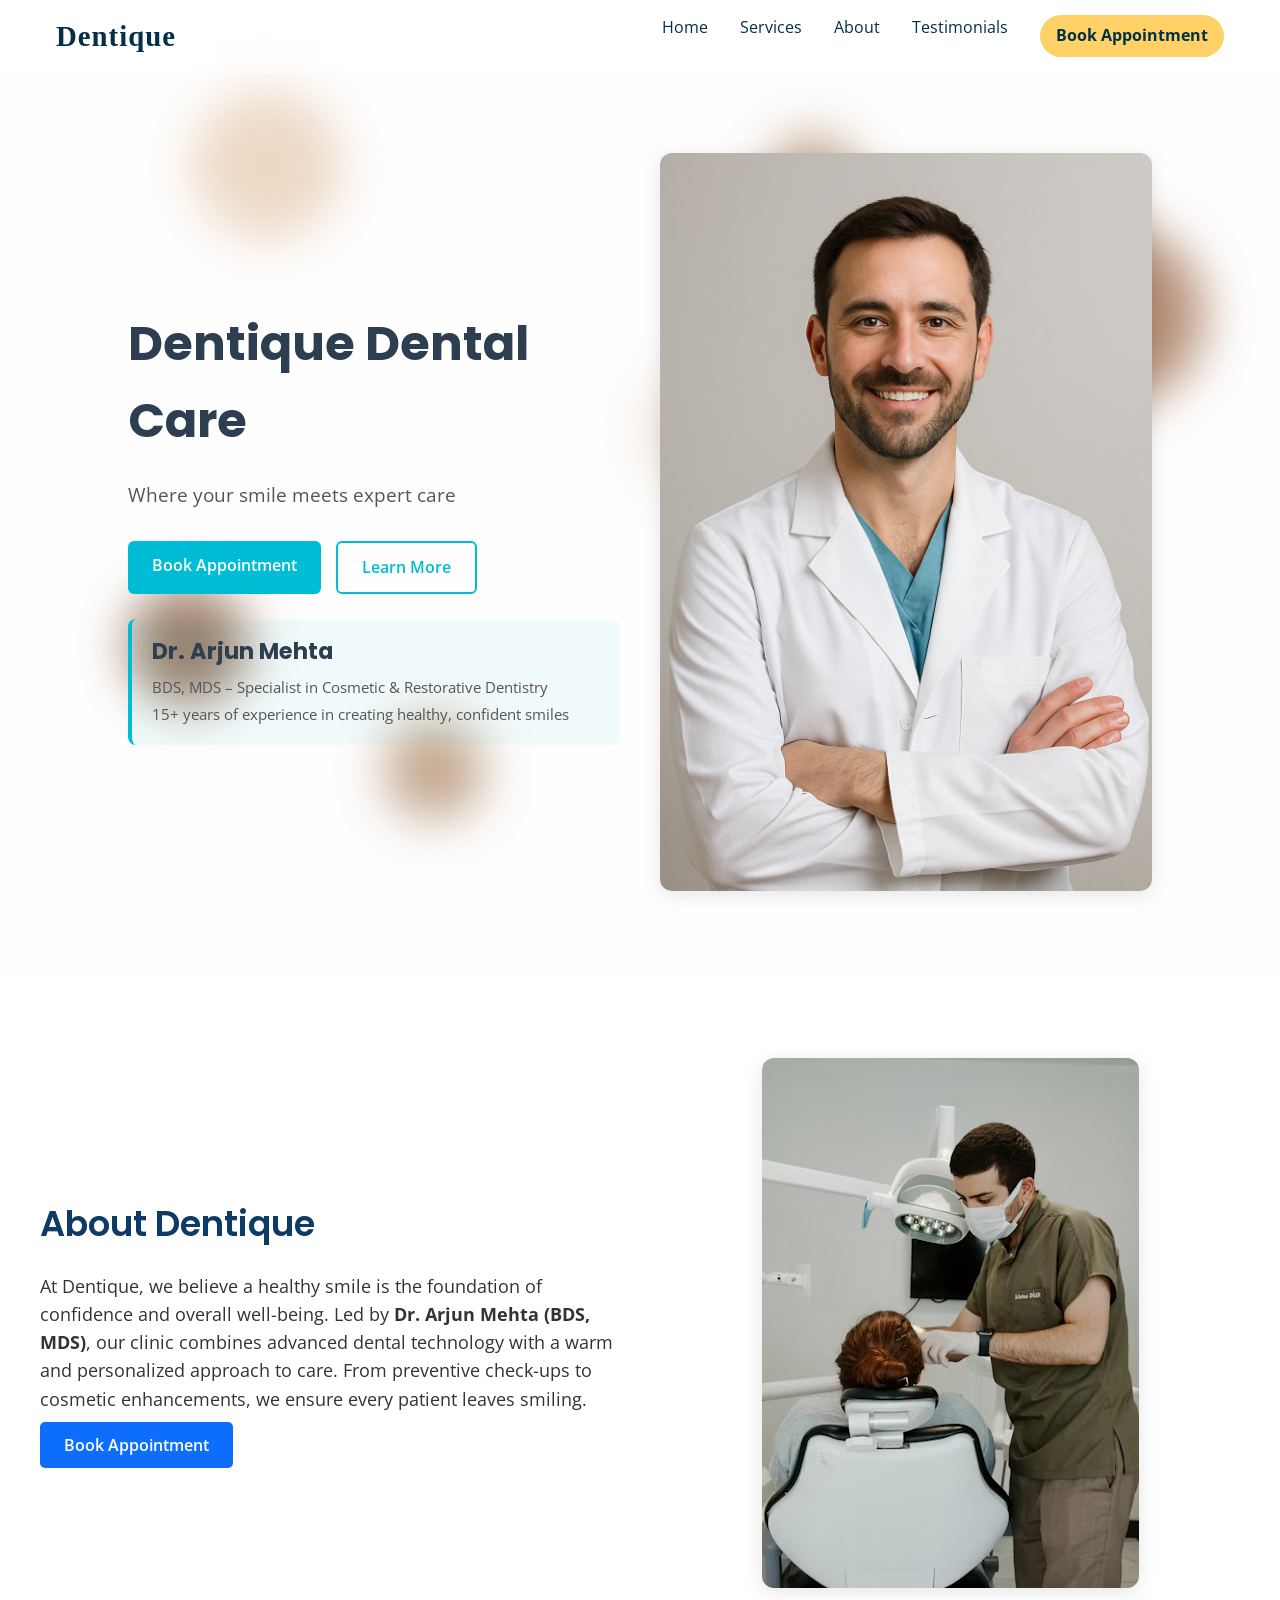
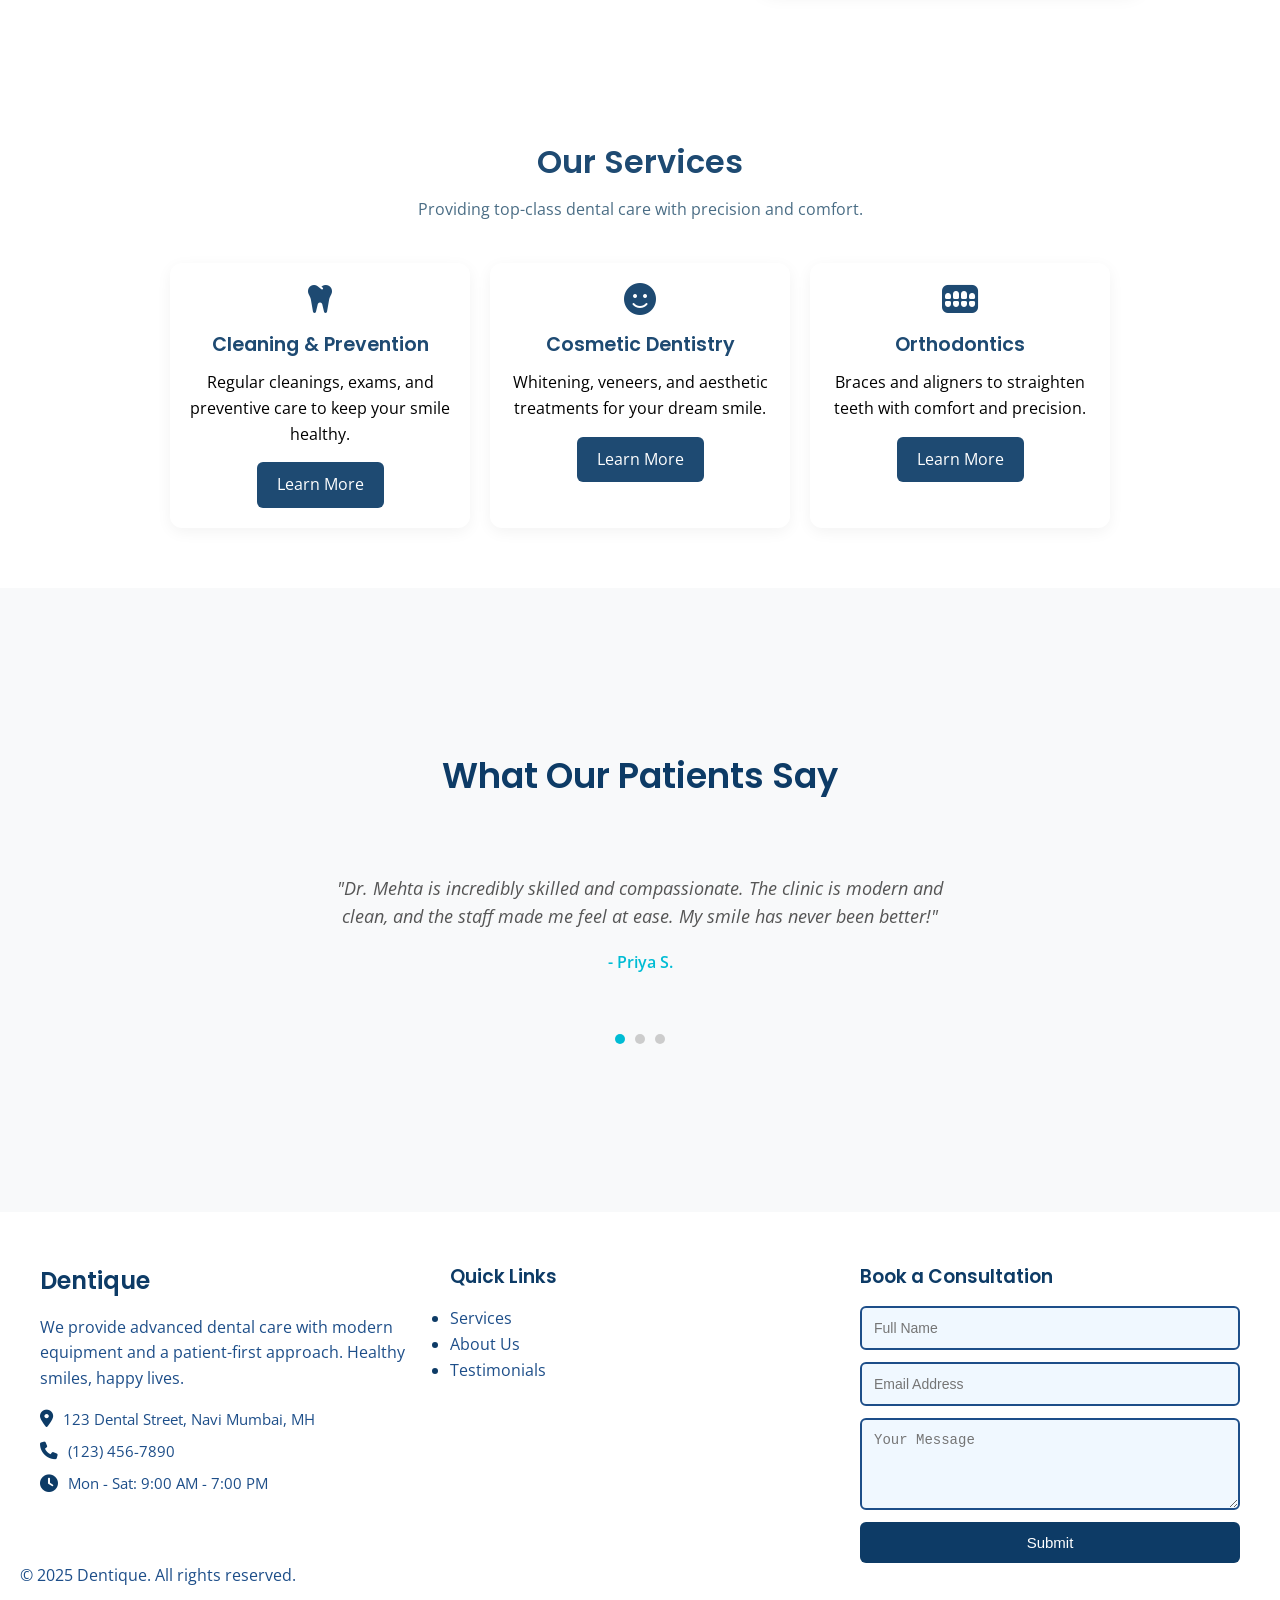
<file: index.html>
<!DOCTYPE html>
<html lang="en">
<head>
    <meta charset="UTF-8">
    <meta name="viewport" content="width=device-width, initial-scale=1.0">
    <title>Dentique</title>
    <link href="https://fonts.googleapis.com/css2?family=Open+Sans:wght@400;500&family=Poppins:wght@600;700&display=swap" rel="stylesheet">
    <link rel="stylesheet" href="https://cdnjs.cloudflare.com/ajax/libs/font-awesome/6.4.0/css/all.min.css">
    <link rel="stylesheet" href="style.css">
</head>
<body>
  <div class="circle circle1"></div>
  <div class="circle circle2"></div>
  <div class="circle circle3"></div>
  <div class="circle circle4"></div>
  <div class="circle circle5"></div>
  <div class="circle circle6"></div>
  <div class="circle circle7"></div>

    <header class="header">
        <div class="container">
            <div class="brand-name">Dentique</div>
            <button class="menu-toggle" aria-label="Toggle Menu">
                <span></span>
                <span></span> 
                <span></span>
            </button>
            <nav class="nav">
                <a href="#home" class="nav-link">Home</a>
                <a href="#services" class="nav-link">Services</a>
                <a href="#about" class="nav-link">About</a>
                <a href="#testimonials" class="nav-link">Testimonials</a>
                <a href="#contact" class="btn-cta">Book Appointment</a>
            </nav>
        </div>
    </header>

    <section id="home" class="hero">
        <div class="hero-content">
            <h1 class="hero-title">Dentique Dental Care</h1>
            <p class="hero-subtitle">Where your smile meets expert care</p>
            <div class="hero-buttons">
                <a href="#contact" class="btn-primary">Book Appointment</a>
                <a href="#about" class="btn-secondary">Learn More</a>
            </div>
            <div class="dentist-details">
                <h3>Dr. Arjun Mehta</h3>
                <p>BDS, MDS – Specialist in Cosmetic & Restorative Dentistry</p>
                <p>15+ years of experience in creating healthy, confident smiles</p>
            </div>
        </div>
        
            <div class="hero-image">
    <img src="dentistimg.png" alt="Dr. Arjun Mehta" />
</div>
    </section>

    <section id="about" class="about-section">
        <div class="about-container">
            <div class="about-text">
                <h2>About Dentique</h2>
                <p>
                    At Dentique, we believe a healthy smile is the foundation of confidence and overall well-being.
                    Led by <strong>Dr. Arjun Mehta (BDS, MDS)</strong>, our clinic combines advanced dental technology with a warm and
                    personalized approach to care. From preventive check-ups to cosmetic enhancements, we ensure
                    every patient leaves smiling.
                </p>
                <a href="#contact" class="btn-primary">Book Appointment</a>
            </div>
            <div class="about-image">
    <img src="clinic.png" alt="Dentist treating patient">
</div>
        </div>
    </section>

    <section id="services" class="services">
        <div class="services-header">
            <h2>Our Services</h2>
            <p>Providing top-class dental care with precision and comfort.</p>
        </div>
        <div class="services-cards">
            <div class="service-card">
                <i class="fas fa-tooth"></i>
                <h3>Cleaning & Prevention</h3>
                <p>Regular cleanings, exams, and preventive care to keep your smile healthy.</p>
                <a href="#" class="btn">Learn More</a>
            </div>
            <div class="service-card">
                <i class="fas fa-smile"></i>
                <h3>Cosmetic Dentistry</h3>
                <p>Whitening, veneers, and aesthetic treatments for your dream smile.</p>
                <a href="#" class="btn">Learn More</a>
            </div>
            <div class="service-card">
                <i class="fas fa-teeth"></i>
                <h3>Orthodontics</h3>
                <p>Braces and aligners to straighten teeth with comfort and precision.</p>
                <a href="#" class="btn">Learn More</a>
            </div>
        </div>
    </section>

    <section id="testimonials" class="testimonials-section">
        <section id="testimonials" class="testimonials-section">
    <div class="testimonials-container">
        <h2>What Our Patients Say</h2>

        <div class="testimonial-slider">

            <div class="testimonial-track">

                <div class="testimonial-slide active">
                    <p>"Dr. Mehta is incredibly skilled and compassionate. The clinic is modern and clean, and the staff made me feel at ease. My smile has never been better!"</p>
                    <h4>- Priya S.</h4>
                </div>

                <div class="testimonial-slide">
                    <p>"I came in for a cosmetic procedure and the results exceeded my expectations. The entire process was seamless and professional. Highly recommend Dentique!"</p>
                    <h4>- Rohan K.</h4>
                </div>

                <div class="testimonial-slide">
                    <p>"The best dental experience I've ever had. From booking the appointment to the actual treatment, everything was top-notch."</p>
                    <h4>- Anjali D.</h4>
                </div>

            </div>

            <!-- Controls -->
            <button class="prev">&#10094;</button>
            <button class="next">&#10095;</button>

            <!-- Dots -->
            <div class="dots"></div>

        </div>
    </div>
</section>
    </section>

    <footer id="contact" class="footer">
        <div class="footer-container">
            <div class="footer-about footer-section">
                <h2>Dentique</h2>
                <p>We provide advanced dental care with modern equipment and a patient-first approach. Healthy smiles, happy lives.</p>
                <div class="footer-contact-info">
                    <p><i class="fas fa-map-marker-alt"></i> 123 Dental Street, Navi Mumbai, MH</p>
                    <p><i class="fas fa-phone"></i> (123) 456-7890</p>
                    <p><i class="fas fa-clock"></i> Mon - Sat: 9:00 AM - 7:00 PM</p>
                </div>
            </div>
            <div class="footer-links footer-section">
                <h3>Quick Links</h3>
                <ul>
                    <li><a href="#services">Services</a></li>
                    <li><a href="#about">About Us</a></li>
                    <li><a href="#testimonials">Testimonials</a></li>
                </ul>
            </div>
            <div class="footer-form footer-section">
                <h3>Book a Consultation</h3>
                <form>
                    <input type="text" placeholder="Full Name" required>
                    <input type="email" placeholder="Email Address" required>
                    <textarea placeholder="Your Message" rows="4" required></textarea>
                    <button type="submit">Submit</button>
                </form>
            </div>
        </div>
        <div class="footer-strip">
            <p>© 2025 Dentique. All rights reserved.</p>
        </div>
    </footer>

    <script src="script.js"></script>
</body>
</html>
</file>
<file: style.css>
/* Universal sets */
* { margin: 0; padding: 0; box-sizing: border-box; }
body {
  font-family: 'Poppins', sans-serif;
  background-color: #E8F6F3;
  min-height: 200vh;
}

/* Header */
.header {
  position: sticky;
  top: 0;
  width: 100%;
  background: rgba(255, 255, 255, 0.15);
  backdrop-filter: blur(15px);
  -webkit-backdrop-filter: blur(15px);
  border-bottom: 1px solid rgba(255, 255, 255, 0.2);
  z-index: 1000;
}
.container {
  display: flex;
  align-items: center;
  justify-content: space-between;
  max-width: 1200px;
  margin: auto;
  padding: 0.8rem 1rem;
}

/* Brand Name */
.brand-name {
  font-size: clamp(1.4rem, 4vw, 1.8rem);
  font-weight: 700;
  color: #023047;
  font-family: 'Playfair Display', serif;
  letter-spacing: 1px;
  cursor: pointer;
  transition: color 0.3s ease, transform 0.3s ease;
}
.brand-name:hover {
  color: #A2D2FF;
  transform: scale(1.05);
}

/* Navigation */
.nav {
  display: flex;
  gap: 2rem;
}
.nav-link {
  text-decoration: none;
  font-size: 1rem;
  color: #023047;
  position: relative;
  transition: color 0.3s ease;
}
.nav-link::after {
  content: '';
  position: absolute;
  width: 0;
  height: 2px;
  bottom: -4px;
  left: 0;
  background-color: #A2D2FF;
  transition: width 0.3s ease;
}
.nav-link:hover {
  color: #A2D2FF;
}
.nav-link:hover::after {
  width: 100%;
}
.btn-cta {
  background-color: #FFD166;
  color: #023047;
  padding: 0.5rem 1rem;
  border-radius: 25px;
  font-weight: bold;
  text-decoration: none;
  transition: transform 0.2s ease, box-shadow 0.2s ease;
}
.btn-cta:hover {
  transform: scale(1.05);
  box-shadow: 0 5px 15px rgba(0,0,0,0.15);
}

/* Hamburger button */
.menu-toggle {
  display: none;
  flex-direction: column;
  justify-content: center;
  gap: 5px;
  background: none;
  border: none;
  cursor: pointer;
  padding: 10px;
  margin-right: 8px;
  border-radius: 6px;
}

/* Hamburger lines */
.menu-toggle span {
  display: block;
  width: 24px;
  height: 2px;
  background-color: #1493c5; 
  transition: background-color 0.3s ease;
}

.menu-toggle:hover span {
  background-color: #00bcd4; 
}

.menu-toggle:hover {
  background-color: rgba(255, 255, 255, 0.1); 
}


/* Transform into X */
.menu-toggle.open span:nth-child(1) {
  transform: rotate(45deg) translateY(8px);
}
.menu-toggle.open span:nth-child(2) {
  opacity: 0;
}
.menu-toggle.open span:nth-child(3) {
  transform: rotate(-45deg) translateY(-8px);
}

/* Mobile menu panel */
@media (max-width: 900px) {
  .menu-toggle {
    display: flex;
  }
  .nav {
    position: absolute;
    top: 70px;
    right: 0;
    flex-direction: column;
    background: rgba(255, 255, 255, 0.95);
    backdrop-filter: blur(15px);
    padding: 1rem 2rem;
    gap: 1.5rem;
    width: 220px;
    border-radius: 0 0 0 10px;
    transform: translateX(100%);
    opacity: 0;
    pointer-events: none;
    transition: transform 0.4s ease-out, opacity 0.3s ease;
  }
  .nav.open {
    transform: translateX(0);
    opacity: 1;
    pointer-events: auto;
  }
}
/* Hero Section */
.hero {
  display: flex;
  align-items: center;
  justify-content: space-between;
  padding: 80px 10%;
  background-color: var(--primary-bg, #fefefe);
  min-height: 100vh;
  gap: 40px;
}

.hero-content {
  flex: 1;
  animation: fadeUp 1s ease forwards;
}

.hero-title {
  font-size: 3rem;
  font-weight: bold;
  margin-bottom: 20px;
  color: #2c3e50;
}

.hero-subtitle {
  font-size: 1.2rem;
  margin-bottom: 30px;
  color: #555;
}

.hero-buttons {
  display: flex;
  gap: 15px;
}

.btn-primary,
.btn-secondary {
  padding: 12px 24px;
  border-radius: 6px;
  text-decoration: none;
  font-weight: 600;
  transition: all 0.3s ease;
}

.btn-primary {
  background-color: #00bcd4;
  color: white;
}

.btn-primary:hover {
  background-color: #0097a7;
}

.btn-secondary {
  border: 2px solid #00bcd4;
  color: #00bcd4;
}

.btn-secondary:hover {
  background-color: #00bcd4;
  color: white;
}

.hero-image {
  flex: 1;
  animation: fadeIn 1.2s ease forwards;
}

.hero-image img {
  width: 100%;
  border-radius: 12px;
  object-fit: cover;
  box-shadow: 0 4px 20px rgba(0, 0, 0, 0.1);
}

/* Dentist Details */
.dentist-details {
  margin-top: 25px;
  background-color: rgba(0, 188, 212, 0.05);
  padding: 15px 20px;
  border-left: 4px solid #00bcd4;
  border-radius: 8px;
  animation: fadeUp 1.4s ease forwards;
}

.dentist-details h3 {
  font-size: 1.4rem;
  font-weight: 700;
  color: #2c3e50;
  margin-bottom: 5px;
}

.dentist-details p {
  margin: 3px 0;
  font-size: 0.95rem;
  color: #555;
}



@media (max-width: 768px) {
  .hero-image img {
    max-width: 70%;
    margin: 0 auto;
    display: block;
  }
}


/* Animations */
@keyframes fadeUp {
  from {
    opacity: 0;
    transform: translateY(30px);
  }
  to {
    opacity: 1;
    transform: translateY(0);
  }
}

@keyframes fadeIn {
  from {
    opacity: 0;
    transform: scale(0.95);
  }
  to {
    opacity: 1;
    transform: scale(1);
  }
}

/* Responsive */
@media (max-width: 900px) {
  .hero {
    flex-direction: column;
    text-align: center;
    padding: 60px 5%;
  }

  .hero-buttons {
    justify-content: center;
  }

  .hero-image {
    margin-top: 20px;
  }
}

@media (max-width: 600px) {
  .hero-title {
    font-size: 2.2rem;
  }

  .hero-subtitle {
    font-size: 1rem;
  }
}
/* Font setup */
body {
  font-family: 'Open Sans', sans-serif;
  line-height: 1.6;
  margin: 0;
  background-color: #fff;
}

h1, h2, h3 {
  font-family: 'Poppins', sans-serif;
  font-weight: 600;
}

.about-section {
  padding: 80px 20px;
  background: transparent; /* Circles will float behind */
  position: relative;
}

.about-container {
  max-width: 1200px;
  margin: auto;
  display: flex;
  align-items: center;
  gap: 40px;
  flex-wrap: wrap;
}

.about-text {
  flex: 1;
  min-width: 300px;
}

.about-text h2 {
  font-size: 2.2rem;
  color: #0d3b66; 
  margin-bottom: 20px;
}

.about-text p {
  font-size: 1.1rem;
  color: #333;
  margin-bottom: 20px;
  line-height: 1.6;
}

.about-text .btn-primary {
  padding: 12px 24px;
  background-color: #0d6efd;
  color: #fff;
  border-radius: 5px;
  text-decoration: none;
  transition: background-color 0.3s ease, transform 0.3s ease;
}

.about-text .btn-primary:hover {
  background-color: #084298;
  transform: translateY(-3px);
}

.about-image {
  flex: 1;
  min-width: 300px;
  text-align: center;
}

.about-image img {
  max-width: 100%;
  border-radius: 12px;
  box-shadow: 0 4px 20px rgba(0,0,0,0.1);
  animation: fadeIn 1.5s ease;
}


.about-text {
  opacity: 0;
  transform: translateX(-50px);
  transition: all 0.8s ease;
}


.about-text.reveal {
  opacity: 1;
  transform: translateX(0);
}


@keyframes fadeIn {
  from { opacity: 0; transform: translateY(30px); }
  to { opacity: 1; transform: translateY(0); }
}

.services {
  text-align: center;
  padding: 60px 20px;
}

.services-header h2 {
  font-size: 2rem;
  color: #1e4a72;
  margin-bottom: 10px;
}

.services-header p {
  color: #4a6d85;
  margin-bottom: 40px;
}

.services-cards {
  display: flex;
  justify-content: center;
  gap: 20px;
  flex-wrap: wrap;
}

.service-card {
  background: #fff;
  border-radius: 12px;
  padding: 20px;
  width: 300px;
  box-shadow: 0 4px 15px rgba(0,0,0,0.05);
  transition: transform 0.3s ease, box-shadow 0.3s ease;
  animation: fadeUp 0.8s ease forwards;
}

.service-card:hover {
  transform: translateY(-8px);
  box-shadow: 0 6px 20px rgba(0,0,0,0.1);
}

.service-card i {
  font-size: 2rem;
  color: #1e4a72;
  margin-bottom: 15px;
}

.service-card h3 {
  color: #1e4a72;
  font-size: 1.2rem;
  margin-bottom: 10px;
}

.btn {
  display: inline-block;
  margin-top: 15px;
  padding: 10px 20px;
  background: #1e4a72;
  color: white;
  border-radius: 6px;
  text-decoration: none;
  transition: background 0.3s ease;
}

.btn:hover {
  background: #14507a;
}

@keyframes fadeUp {
  0% { opacity: 0; transform: translateY(20px); }
  100% { opacity: 1; transform: translateY(0); }
}

@media (max-width: 768px) {
  .services-cards {
    flex-direction: column;
    align-items: center;
  }
}

.background-circles {
  position: fixed;
  top: 0;
  left: 0;
  width: 100vw;
  height: 100vh;
  pointer-events: none; 
  overflow: hidden;
  z-index: -1;
}

@keyframes float {
  0% { transform: translate(0, 0); }
  25% { transform: translate(30px, -40px); }
  50% { transform: translate(-25px, 30px); }
  75% { transform: translate(40px, 35px); }
  100% { transform: translate(0, 0); }
}

.circle {
  position: absolute;
  border-radius: 50%;
  filter: blur(25px);
  opacity: 0.75;
  z-index: 0;
  animation: float ease-in-out infinite;
}

.circle1 {
  width: 150px; height: 150px;
  background: #e6ccb2;
  top: 10%; left: 15%;
  animation-duration: 4s;
}

.circle2 {
  width: 200px; height: 200px;
  background: #ddb892;
  top: 50%; left: 70%;
  animation-duration: 5s;
}

.circle3 {
  width: 100px; height: 100px;
  background: #b08968;
  top: 80%; left: 30%;
  animation-duration: 4.5s;
}

.circle4 {
  width: 180px; height: 180px;
  background: #9c6644;
  top: 25%; left: 80%;
  animation-duration: 5.2s;
}

.circle5 {
  width: 120px; height: 120px;
  background: #7f5539;
  top: 65%; left: 10%;
  animation-duration: 4.3s;
}

.circle6 {
  width: 140px; height: 140px;
  background: #ede0d4;
  top: 40%; left: 50%;
  animation-duration: 4.8s;
}

.circle7 {
  width: 90px; height: 90px;
  background: #b08968;
  top: 15%; left: 60%;
  animation-duration: 4.6s;
}

/* Footer Container */
.footer {
  background: rgba(255, 255, 255, 0.8);
  backdrop-filter: blur(8px);
  position: relative;
  z-index: 1;
  padding: 50px 20px 20px;
  color: #0d3b66; 
}


.footer::before {
  content: '';
  position: absolute;
  inset: 0;
  background: transparent;
  z-index: -1;
}

/* Footer Layout */
.footer-container {
  display: flex;
  flex-wrap: wrap;
  gap: 30px;
  justify-content: space-between;
  max-width: 1200px;
  margin: auto;
}

.footer-section {
  flex: 1;
  min-width: 250px;
}

.footer h2, .footer h3 {
  color: #0d3b66;
  margin-bottom: 15px;
}
.footer p, .footer a {
  color: #1d4e89;
  text-decoration: none;
}
.footer a:hover {
  text-decoration: underline;
}

.footer-form form {
  display: flex;
  flex-direction: column;
  gap: 12px;
}

.footer-form input, 
.footer-form textarea {
  padding: 12px;
  border: 2px solid #1d4e89;
  border-radius: 6px;
  background: #f0f8ff; 
  font-size: 14px;
}

.footer-form input:focus, 
.footer-form textarea:focus {
  border-color: #0d3b66;
  outline: none;
  background: #e6f0fa;
}

.footer-form button {
  background: #0d3b66;
  color: white;
  padding: 12px;
  border: none;
  border-radius: 6px;
  font-size: 15px;
  cursor: pointer;
  transition: 0.3s;
}

.footer-form button:hover {
  background: #1d4e89;
}

.footer-bottom {
  text-align: center;
  margin-top: 20px;
  font-size: 13px;
  color: #0d3b66;
}

@keyframes fadeUp {
  0% {
    opacity: 0;
    transform: translateY(30px);
  }
  100% {
    opacity: 1;
    transform: translateY(0);
  }
}
.footer-section {
  opacity: 0;
}

.footer-section.visible {
  animation: fadeUp 0.8s ease forwards;
}

body::before {
  content: '';
  position: fixed; 
  inset: 0;
  background:
    radial-gradient(circle 80px at 20% 30%, rgba(173, 216, 230, 0.25), transparent),
    radial-gradient(circle 60px at 70% 20%, rgba(0, 191, 255, 0.25), transparent),
    radial-gradient(circle 90px at 40% 80%, rgba(135, 206, 250, 0.25), transparent),
    radial-gradient(circle 70px at 80% 70%, rgba(0, 123, 255, 0.25), transparent);
  background-size: cover;
  animation: moveCircles 30s linear infinite;
  z-index: -1; 
}

@keyframes moveCircles {
  0% { background-position: 0 0, 0 0, 0 0, 0 0; }
  50% { background-position: 50px 100px, -50px 50px, 30px -30px, -30px 40px; }
  100% { background-position: 0 0, 0 0, 0 0, 0 0; }
}
 
/* Testimonials Section */
.testimonials-section {
  padding: 80px 20px;
  background-color: #f8f9fa; 
  text-align: center;
}

.testimonials-container h2 {
  font-size: 2.2rem;
  color: #0d3b66;
  margin-bottom: 40px;
}

.testimonial-cards {
  display: flex;
  justify-content: center;
  gap: 30px;
  flex-wrap: wrap;
  max-width: 1200px;
  margin: auto;
}

.testimonial-card {
  background: #fff;
  border-left: 5px solid #00bcd4; 
  border-radius: 8px;
  padding: 25px;
  width: 320px;
  box-shadow: 0 4px 20px rgba(0,0,0,0.07);
  text-align: left;
  transition: transform 0.3s ease;
}

.testimonial-card:hover {
  transform: translateY(-8px);
}

.testimonial-card p {
  font-size: 1rem;
  color: #555;
  font-style: italic;
  margin-bottom: 20px;
}

.testimonial-author h4 {
  font-size: 1.1rem;
  font-weight: 700;
  color: #0d3b66;
  text-align: right;
}

.footer-contact-info {
  margin-top: 15px;
}

.footer-contact-info p {
  display: flex;
  align-items: center;
  gap: 10px;
  margin-bottom: 8px;
  font-size: 0.95rem;
}

.footer-contact-info i {
  color: #0d3b66;
  font-size: 1.1rem;
}

@media (max-width: 768px) {
  .testimonial-cards {
    flex-direction: column;
    align-items: center;
  }
}

/* Service Card Styles */
.service-card {
  background: #fff;
  border-radius: 12px;
  padding: 20px;
  width: 300px;
  box-shadow: 0 4px 15px rgba(0,0,0,0.05);
  /* Animation state */
  opacity: 0; 
  transition: transform 0.3s ease, box-shadow 0.3s ease;
}


.service-card:hover {
  transform: translateY(-10px);
  box-shadow: 0 8px 25px rgba(20, 80, 122, 0.15);
}

.service-card:hover .btn {
  background-color: #00bcd4;
  color: #fff;
}

.service-card i {
  font-size: 2rem;
  color: #1e4a72;
  margin-bottom: 15px;
}

.service-card h3 {
  color: #1e4a72;
  font-size: 1.2rem;
  margin-bottom: 10px;
}

.btn {
  display: inline-block;
  margin-top: 15px;
  padding: 10px 20px;
  background: #1e4a72;
  color: white;
  border-radius: 6px;
  text-decoration: none;
  transition: background-color 0.3s ease;
}

.btn:hover {
  background: #14507a;
}


.testimonials-section {
  padding: 80px 20px;
  background-color: #f8f9fa;
  text-align: center;
}

.testimonials-container h2 {
  font-size: 2.2rem;
  color: #0d3b66;
  margin-bottom: 40px;
}

.testimonial-cards {
  display: flex;
  justify-content: center;
  gap: 30px;
  flex-wrap: wrap;
  max-width: 1200px;
  margin: auto;
}

.testimonial-card {
  background: #fff;
  border-left: 5px solid #00bcd4;
  border-radius: 8px;
  padding: 25px;
  width: 320px;
  box-shadow: 0 4px 20px rgba(0,0,0,0.07);
  text-align: left;
  opacity: 0;
  transition: transform 0.3s ease, box-shadow 0.3s ease;
}

.testimonial-card:hover {
  transform: translateY(-10px);
  box-shadow: 0 8px 25px rgba(0, 188, 212, 0.15);
}

.testimonial-card p {
  font-size: 1rem;
  color: #555;
  font-style: italic;
  margin-bottom: 20px;
}

.testimonial-author h4 {
  font-size: 1.1rem;
  font-weight: 700;
  color: #0d3b66;
  text-align: right;
  transition: color 0.3s ease;
}


.testimonial-card:hover .testimonial-author h4 {
  color: #00bcd4;
}


@keyframes fadeUp {
  0% { 
    opacity: 0; 
    transform: translateY(20px); 
  }
  100% { 
    opacity: 1; 
    transform: translateY(0); 
  }
}


.testimonial-slider {
  position: relative;
  max-width: 700px;
  margin: auto;
  overflow: hidden;
}

.testimonial-track {
  position: relative;
}

.testimonial-slide {
  opacity: 0;
  transform: translateY(20px);
  transition: all 0.6s ease;
  position: absolute;
  width: 100%;
  left: 0;
  top: 0;
  text-align: center;
  padding: 30px;
}

.testimonial-slide.active {
  opacity: 1;
  transform: translateY(0);
  position: relative;
}

.testimonial-slide p {
  font-size: 1.1rem;
  color: #555;
  font-style: italic;
  margin-bottom: 20px;
}

.testimonial-slide h4 {
  color: #00bcd4;
  font-weight: 600;
}

.prev,
.next {
  position: absolute;
  top: 50%;
  transform: translateY(-50%);
  background: rgba(0,0,0,0.05);
  border: none;
  font-size: 22px;
  padding: 10px 15px;
  cursor: pointer;
  border-radius: 50%;
  transition: all 0.3s ease;
}

.prev:hover,
.next:hover {
  background: #00bcd4;
  color: white;
}

.prev { left: -50px; }
.next { right: -50px; }


.dots {
  margin-top: 20px;
  text-align: center;
}

.dots span {
  height: 10px;
  width: 10px;
  margin: 0 5px;
  background: #ccc;
  border-radius: 50%;
  display: inline-block;
  cursor: pointer;
  transition: background 0.3s ease;
}

.dots span.active {
  background: #00bcd4;
}
</file>
